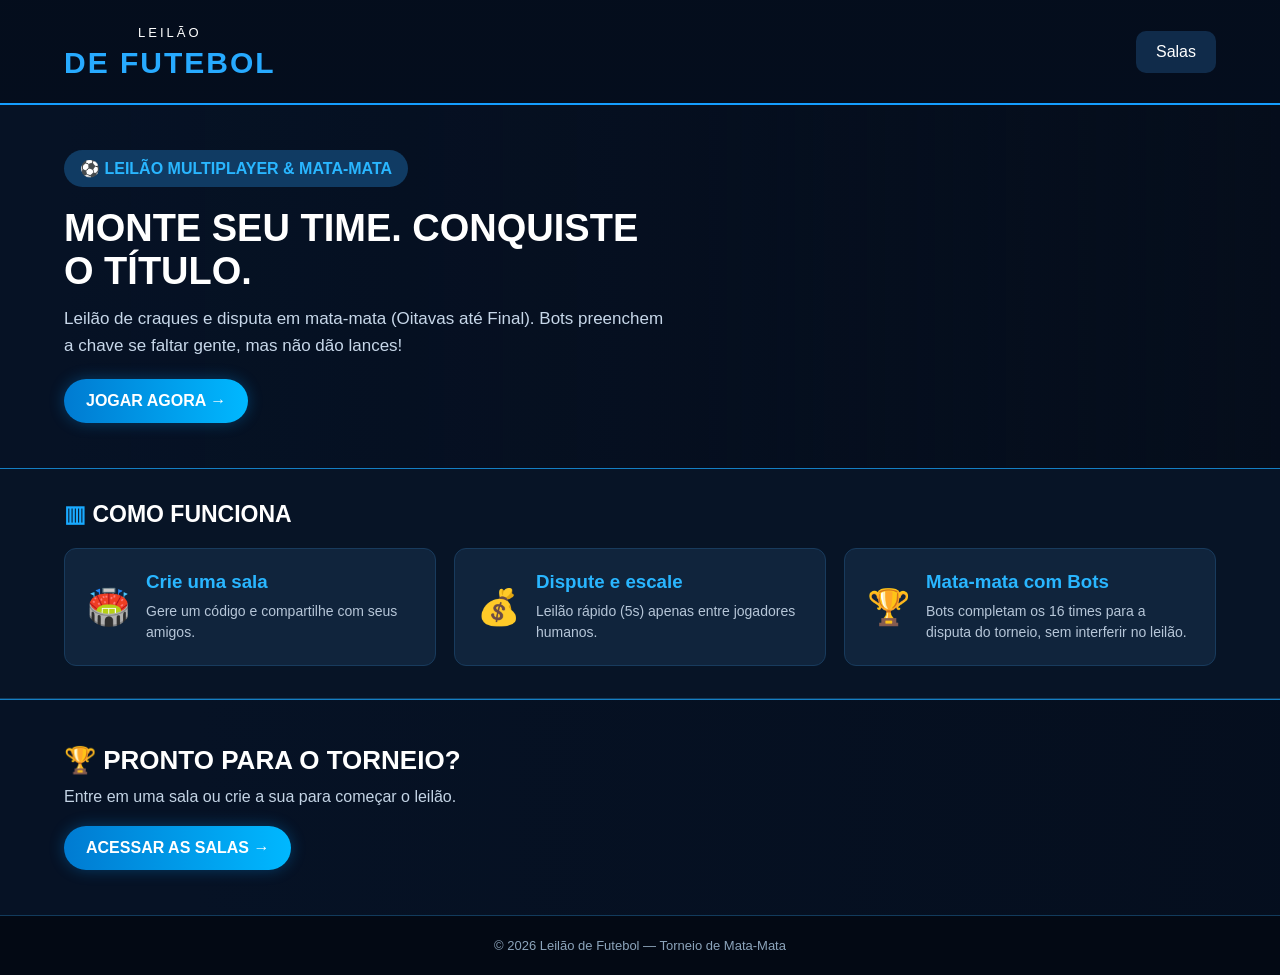
<file: index.html>
<!DOCTYPE html>
<html lang="pt-br">
<head>
<meta charset="UTF-8">
<meta name="viewport" content="width=device-width, initial-scale=1.0">
<title>Leilão de Futebol</title>
<style>
*{margin:0;padding:0;box-sizing:border-box}
body{background:#050d1a;color:#fff;font-family:Arial,sans-serif}
a{text-decoration:none}
.topo{background:linear-gradient(rgba(4,13,29,.78),rgba(4,13,29,.96)),url("https://images.unsplash.com/photo-1522778119026-d647f0596c20?w=1600");background-position:center;background-size:cover;min-height:105px;padding:12px 5%;display:flex;justify-content:space-between;align-items:center;border-bottom:2px solid #159eff}
.logo{text-align:center}.logo span{font-size:13px;letter-spacing:3px}.logo h1{color:#27aaff;font-size:30px;margin-top:5px;letter-spacing:2px}
.menu{display:flex;gap:12px;flex-wrap:wrap}.menu a{color:white;background:#102b4a;padding:12px 20px;border-radius:10px}
.menu a:hover{background:#078de5}
.destaque{min-height:310px;padding:45px 5%;display:flex;align-items:center;background:linear-gradient(90deg,#061225 5%,rgba(5,15,32,.83) 55%,rgba(5,15,32,.2)),url("https://images.unsplash.com/photo-1508098682722-e99c43a406b2?w=1600") center/cover;border-bottom:1px solid #147fc4}
.informacoes-destaque{max-width:600px}.etiqueta{display:inline-block;background:#103b63;color:#29b6ff;padding:9px 16px;border-radius:20px;font-weight:bold;margin-bottom:20px}
.informacoes-destaque h2{font-size:clamp(25px,4vw,38px);margin-bottom:12px}.informacoes-destaque p{color:#c7d7e9;font-size:17px;line-height:1.6;margin-bottom:20px}
.botao{display:inline-block;background:linear-gradient(90deg,#007bd1,#00b8ff);color:white;padding:13px 22px;border-radius:25px;font-weight:bold;box-shadow:0 0 15px #009dff4d}
.mercado{padding:32px 5%;background:#071426;border-bottom:1px solid #123b5c}
.titulo{font-size:23px;margin-bottom:20px}.titulo span{color:#19aaff}
.cards{display:grid;grid-template-columns:repeat(3,minmax(0,1fr));gap:18px}
.card{display:flex;align-items:center;gap:15px;background:#10243c;padding:22px;border-radius:12px;border:1px solid #183b5d}
.icone{font-size:35px}.card h3{color:#29b6ff;margin-bottom:8px}.card p{color:#b6c6d8;font-size:14px;line-height:1.5}
.acesso{padding:45px 5%;background:linear-gradient(90deg,#061225 15%,rgba(5,15,32,.7)),url("https://images.unsplash.com/photo-1431324155629-1a6deb1dec8d?w=1600") center/cover;border-top:1px solid #147fc4}
.acesso h2{font-size:26px;margin-bottom:12px}.acesso p{color:#c4d4e5;margin-bottom:20px}
footer{background:#030914;text-align:center;padding:22px;color:#8ca4bb;font-size:13px;border-top:1px solid #123b5c}
@media(max-width:700px){.topo{flex-direction:column;gap:18px}.logo h1{font-size:24px}.menu{width:100%;justify-content:center}.menu a{padding:10px 16px}.destaque{min-height:290px;padding:30px 6%}.cards{grid-template-columns:1fr}.acesso h2{font-size:21px}}
</style>
</head>
<body>
<header class="topo"><div class="logo"><span>LEILÃO</span><h1>DE FUTEBOL</h1></div><nav class="menu"><a href="Sala.html">Salas</a></nav></header>
<main>
<section class="destaque"><div class="informacoes-destaque"><span class="etiqueta">⚽ LEILÃO MULTIPLAYER & MATA-MATA</span><h2>MONTE SEU TIME. CONQUISTE O TÍTULO.</h2><p>Leilão de craques e disputa em mata-mata (Oitavas até Final). Bots preenchem a chave se faltar gente, mas não dão lances!</p><a href="Sala.html" class="botao">JOGAR AGORA →</a></div></section>
<section class="mercado"><h2 class="titulo"><span>▥</span> COMO FUNCIONA</h2><div class="cards">
<div class="card"><span class="icone">🏟️</span><div><h3>Crie uma sala</h3><p>Gere um código e compartilhe com seus amigos.</p></div></div>
<div class="card"><span class="icone">💰</span><div><h3>Dispute e escale</h3><p>Leilão rápido (5s) apenas entre jogadores humanos.</p></div></div>
<div class="card"><span class="icone">🏆</span><div><h3>Mata-mata com Bots</h3><p>Bots completam os 16 times para a disputa do torneio, sem interferir no leilão.</p></div></div>
</div></section>
<section class="acesso"><h2>🏆 PRONTO PARA O TORNEIO?</h2><p>Entre em uma sala ou crie a sua para começar o leilão.</p><a href="Sala.html" class="botao">ACESSAR AS SALAS →</a></section>
</main>
<footer>© 2026 Leilão de Futebol — Torneio de Mata-Mata</footer>
</body></html>
</file>
